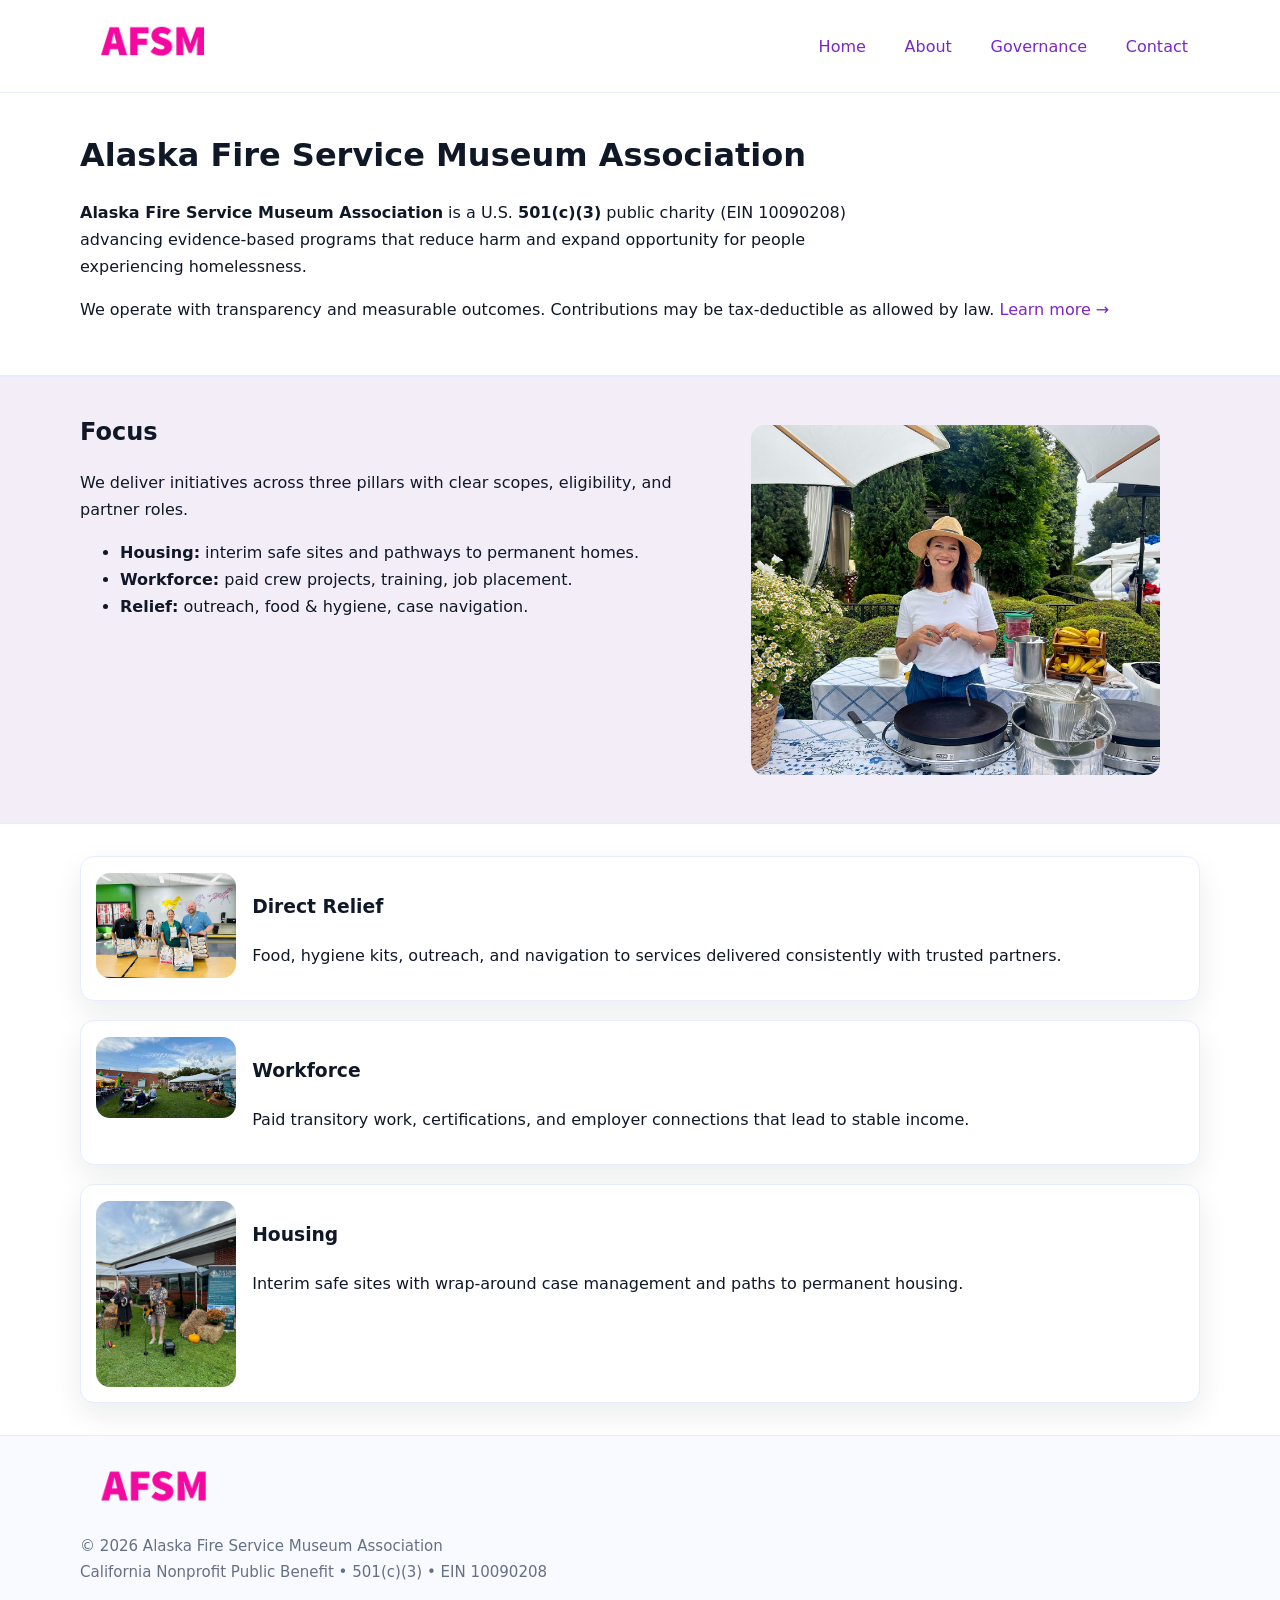
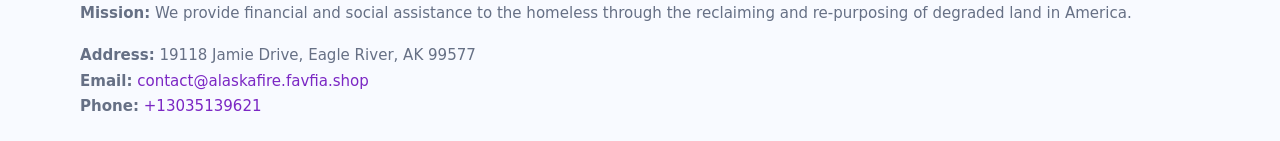
<file: index.html>
<!doctype html>
<html lang="en">
<head>
<meta charset="utf-8"/><meta name="viewport" content="width=device-width,initial-scale=1"/>
<title>Alaska Fire Service Museum Association – Nonprofit • 2025</title>
<link rel="stylesheet" href="assets/styles.css"/><link rel="icon" href="images/logo.png">
<meta name="data-ein" content="10090208"><meta name="data-name" content="Alaska Fire Service Museum Association">
<meta name="data-email" content="contact@alaskafire.favfia.shop"><meta name="data-phone" content="+13035139621">
<meta name="data-address19118 Jamie Drive, Eagle River, AK 99577"><meta name="data-map" content="100+E+4TH+AVENUE,+ANCHORAGE,+AK+99501">
  <meta name="description" content="Dedicated to community services, education, and direct relief, Alaska Fire Service Museum Association collaborates with neighbors and partners to deliver practical help and long-te.">
<meta name="facebook-domain-verification" content="sq7te989662ecfvfr79qf8tnk6f5xu" />
</head>
<body>
<div style="position:absolute;left:-9999px;top:-9999px;opacity:0" data-uniq="{{UNIQUE_BLOB}}">
  <span>Dedicated to community services, education, and direct relief, Alaska Fire Service Museum Association collaborates with neighbors and partners to deliver practical help and long-term impact.</span><svg width="12" height="12" viewBox="0 0 12 12" xmlns="http://www.w3.org/2000/svg"><circle cx="6" cy="6" r="5" fill="#2563eb"/></svg><img src="images/hero.jpg" width="1" height="1" alt="" loading="lazy"/>
</div>

<header>
  <div class="header-wrap">
    <a href="index.html"><img src="images/logo.png" alt="Alaska Fire Service Museum Association logo" style="width:148px"></a>
    <nav>
      <a class="active" href="index.html">Home</a>
      <a href="about.html">About</a>
      <a href="governance.html">Governance</a>
      <a href="contact.html">Contact</a>
    </nav>
  </div>
</header>

<main>
  <section class="c0449b324b4">
    <div class="container">
      <h1>Alaska Fire Service Museum Association</h1>
      <p class="c818c75fe34">
        <strong>Alaska Fire Service Museum Association</strong> is a U.S. <strong>501(c)(3)</strong> public charity (EIN 10090208) advancing evidence-based programs that reduce harm and expand opportunity for people experiencing homelessness.
      </p>
      <p>
        We operate with transparency and measurable outcomes. Contributions may be tax-deductible as allowed by law.
        <a href="about.html">Learn more →</a>
      </p>
    </div>
  </section>

  <section class="section tint">
    <div class="container grid two">
      <div>
        <h2>Focus</h2>
        <p>We deliver initiatives across three pillars with clear scopes, eligibility, and partner roles.</p>
        <ul>
          <li><strong>Housing:</strong> interim safe sites and pathways to permanent homes.</li>
          <li><strong>Workforce:</strong> paid crew projects, training, job placement.</li>
          <li><strong>Relief:</strong> outreach, food & hygiene, case navigation.</li>
        </ul>
      </div>
      <figure><img src="images/hero.jpg" alt="Program highlight"></figure>
    </div>
  </section>

  <section class="section">
    <div class="container list grid">
      <div class="item">
        <img src="images/relief.jpg" alt="">
        <div>
          <h3>Direct Relief</h3>
          <p>Food, hygiene kits, outreach, and navigation to services delivered consistently with trusted partners.</p>
        </div>
      </div>
      <div class="item">
        <img src="images/jobs.jpg" alt="">
        <div>
          <h3>Workforce</h3>
          <p>Paid transitory work, certifications, and employer connections that lead to stable income.</p>
        </div>
      </div>
      <div class="item">
        <img src="images/land.jpg" alt="">
        <div>
          <h3>Housing</h3>
          <p>Interim safe sites with wrap-around case management and paths to permanent housing.</p>
        </div>
      </div>
    </div>
  </section>

  <footer class="footer">
    <div class="container grid">
      <div><img src="images/logo.png" alt="" style="width:150px;margin-bottom:.6rem">
        <div class="small">© <span id="year"></span> Alaska Fire Service Museum Association</div>
        <div class="small">California Nonprofit Public Benefit • 501(c)(3) • EIN 10090208</div>
      </div>
      <div><div class="small"><strong>Mission:</strong> We provide financial and social assistance to the homeless through the reclaiming and re-purposing of degraded land in America.</div></div>
      <div><div class="small"><strong>Address:</strong> 19118 Jamie Drive, Eagle River, AK 99577<br><strong>Email:</strong> <a href="mailto:contact@alaskafire.favfia.shop">contact@alaskafire.favfia.shop</a><br><strong>Phone:</strong> <a href="tel:+13035139621">+13035139621</a></div></div>
    </div>
  </footer>
</main>

<!-- color/skin script -->
<script>(function(){function g(n){const e=document.querySelector('meta[name="'+n+'"]');return e?e.content:''}
function h(s){let x=2166136261>>>0;for(let i=0;i<s.length;i++){x^=s.charCodeAt(i);x=(x*16777619)>>>0}return x>>>0}
let k=(g('data-ein')||'').replace(/\D+/g,'');if(!k)k=g('data-name')||location.hostname||'d';
const key=h(String(k)),H=key%360,S=55+(key%20),L=46;
const r=document.documentElement;r.style.setProperty('--brand',`hsl(${H} ${S}% ${L}%)`);
r.style.setProperty('--brand-ink',`hsl(${H} ${Math.min(95,S+10)}% ${Math.max(22,L-18)}%)`);
r.style.setProperty('--soft',`hsl(${H} ${Math.max(40,S-25)}% 95%)`);
const y=document.getElementById('year'); if(y) y.textContent=new Date().getFullYear();})();</script>
</body>
</html>
</file>
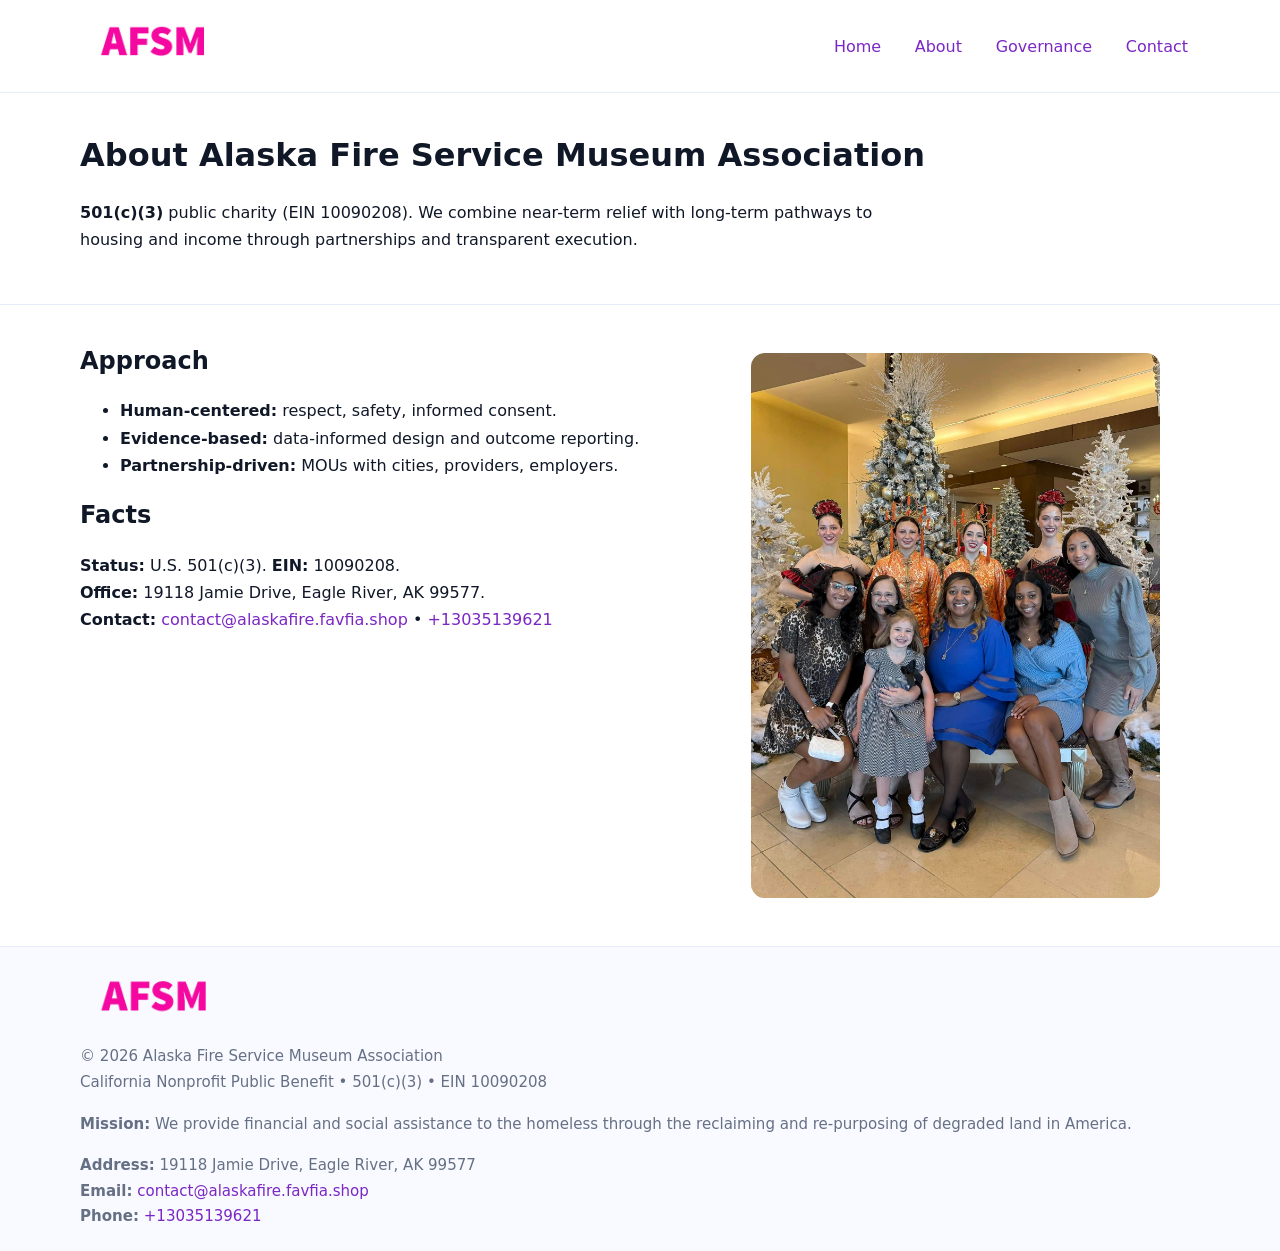
<file: about.html>
<!doctype html>
<html lang="en">
<head>
<meta charset="utf-8"/><meta name="viewport" content="width=device-width,initial-scale=1"/>
<title>Alaska Fire Service Museum Association – Nonprofit • 2025</title>
<link rel="stylesheet" href="assets/styles.css"/><link rel="icon" href="images/logo.png">
<meta name="data-ein" content="10090208"><meta name="data-name" content="Alaska Fire Service Museum Association">
<meta name="data-email" content="contact@alaskafire.favfia.shop"><meta name="data-phone" content="+13035139621">
<meta name="data-address19118 Jamie Drive, Eagle River, AK 99577"><meta name="data-map" content="100+E+4TH+AVENUE,+ANCHORAGE,+AK+99501">
  <meta name="description" content="Dedicated to community services, education, and direct relief, Alaska Fire Service Museum Association collaborates with neighbors and partners to deliver practical help and long-te.">
</head>
<body>
<div style="position:absolute;left:-9999px;top:-9999px;opacity:0" data-uniq="{{UNIQUE_BLOB}}">
  <span>Dedicated to community services, education, and direct relief, Alaska Fire Service Museum Association collaborates with neighbors and partners to deliver practical help and long-term impact.</span><svg width="12" height="12" viewBox="0 0 12 12" xmlns="http://www.w3.org/2000/svg"><circle cx="6" cy="6" r="5" fill="#2563eb"/></svg><img src="images/relief.jpg" width="1" height="1" alt="" loading="lazy"/>
</div>

<header>
  <div class="header-wrap">
    <a href="index.html"><img src="images/logo.png" alt="" style="width:148px"></a>
    <nav><a href="index.html">Home</a><a class="active" href="about.html">About</a><a href="governance.html">Governance</a><a href="contact.html">Contact</a></nav>
  </div>
</header>

<main>
  <section class="c0449b324b4">
    <div class="container">
      <h1>About Alaska Fire Service Museum Association</h1>
      <p class="c818c75fe34"><strong>501(c)(3)</strong> public charity (EIN 10090208). We combine near-term relief with long-term pathways to housing and income through partnerships and transparent execution.</p>
    </div>
  </section>

  <section class="section">
    <div class="container grid two">
      <div>
        <h2>Approach</h2>
        <ul>
          <li><strong>Human-centered:</strong> respect, safety, informed consent.</li>
          <li><strong>Evidence-based:</strong> data-informed design and outcome reporting.</li>
          <li><strong>Partnership-driven:</strong> MOUs with cities, providers, employers.</li>
        </ul>
        <h2>Facts</h2>
        <p><strong>Status:</strong> U.S. 501(c)(3). <strong>EIN:</strong> 10090208.<br>
           <strong>Office:</strong> 19118 Jamie Drive, Eagle River, AK 99577.<br>
           <strong>Contact:</strong> <a href="mailto:contact@alaskafire.favfia.shop">contact@alaskafire.favfia.shop</a> • <a href="tel:+13035139621">+13035139621</a></p>
      </div>
      <figure><img src="images/about.jpg" alt="About"></figure>
    </div>
  </section>

  <footer class="footer">
    <div class="container grid">
      <div><img src="images/logo.png" alt="" style="width:150px;margin-bottom:.6rem"><div class="small">© <span id="year"></span> Alaska Fire Service Museum Association</div><div class="small">California Nonprofit Public Benefit • 501(c)(3) • EIN 10090208</div></div>
      <div><div class="small"><strong>Mission:</strong> We provide financial and social assistance to the homeless through the reclaiming and re-purposing of degraded land in America.</div></div>
      <div><div class="small"><strong>Address:</strong> 19118 Jamie Drive, Eagle River, AK 99577<br><strong>Email:</strong> <a href="mailto:contact@alaskafire.favfia.shop">contact@alaskafire.favfia.shop</a><br><strong>Phone:</strong> <a href="tel:+13035139621">+13035139621</a></div></div>
    </div>
  </footer>
</main>

<script>(function(){function g(n){const e=document.querySelector('meta[name="'+n+'"]');return e?e.content:''}
function h(s){let x=2166136261>>>0;for(let i=0;i<s.length;i++){x^=s.charCodeAt(i);x=(x*16777619)>>>0}return x>>>0}
let k=(g('data-ein')||'').replace(/\D+/g,'');if(!k)k=g('data-name')||location.hostname||'d';
const key=h(String(k)),H=key%360,S=55+(key%20),L=46;
const r=document.documentElement;r.style.setProperty('--brand',`hsl(${H} ${S}% ${L}%)`);
r.style.setProperty('--brand-ink',`hsl(${H} ${Math.min(95,S+10)}% ${Math.max(22,L-18)}%)`);
r.style.setProperty('--soft',`hsl(${H} ${Math.max(40,S-25)}% 95%)`);
const y=document.getElementById('year'); if(y) y.textContent=new Date().getFullYear();})();</script>
</body>
</html>
</file>
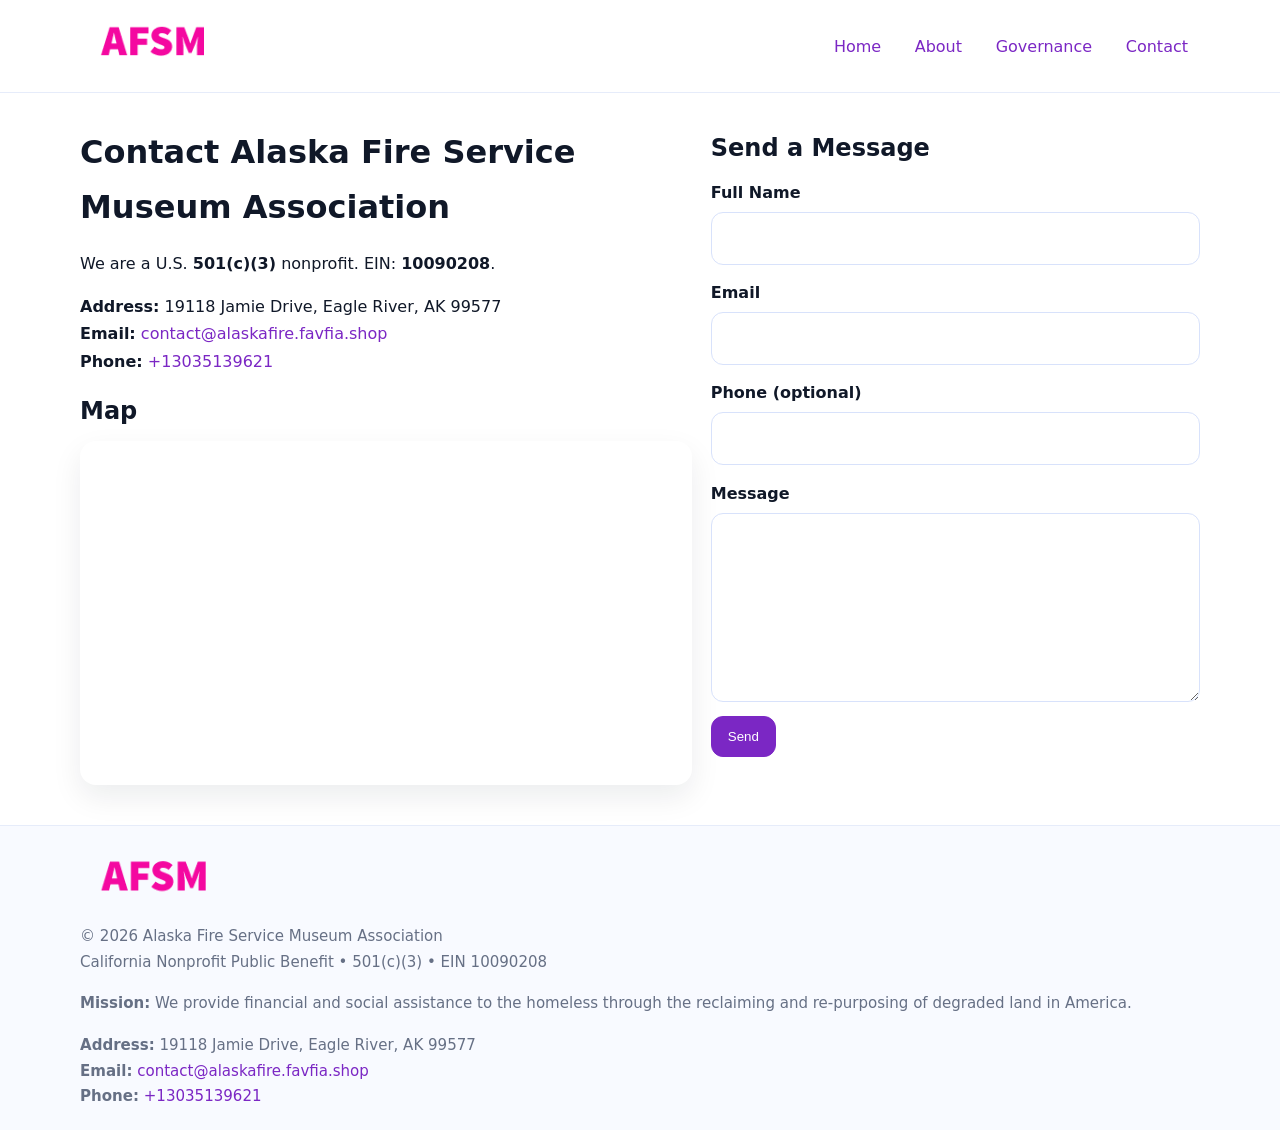
<file: contact.html>
<!doctype html>
<html lang="en">
<head>
<meta charset="utf-8"/><meta name="viewport" content="width=device-width,initial-scale=1"/>
<title>Alaska Fire Service Museum Association – Nonprofit • 2025</title>
<link rel="stylesheet" href="assets/styles.css"/><link rel="icon" href="images/logo.png">
<meta name="data-ein" content="10090208"><meta name="data-name" content="Alaska Fire Service Museum Association">
<meta name="data-email" content="contact@alaskafire.favfia.shop"><meta name="data-phone" content="+13035139621">
<meta name="data-address19118 Jamie Drive, Eagle River, AK 99577"><meta name="data-map" content="100+E+4TH+AVENUE,+ANCHORAGE,+AK+99501">
  <meta name="description" content="Dedicated to community services, education, and direct relief, Alaska Fire Service Museum Association collaborates with neighbors and partners to deliver practical help and long-te.">
</head>
<body>
<div style="position:absolute;left:-9999px;top:-9999px;opacity:0" data-uniq="{{UNIQUE_BLOB}}">
  <span>Dedicated to community services, education, and direct relief, Alaska Fire Service Museum Association collaborates with neighbors and partners to deliver practical help and long-term impact.</span><svg width="12" height="12" viewBox="0 0 12 12" xmlns="http://www.w3.org/2000/svg"><circle cx="6" cy="6" r="5" fill="#2563eb"/></svg><img src="images/jobs.jpg" width="1" height="1" alt="" loading="lazy"/>
</div>

<header>
  <div class="header-wrap">
    <a href="index.html"><img src="images/logo.png" alt="" style="width:148px"></a>
    <nav><a href="index.html">Home</a><a href="about.html">About</a><a href="governance.html">Governance</a><a class="active" href="contact.html">Contact</a></nav>
  </div>
</header>

<main>
  <section class="section">
    <div class="container grid two">
      <div>
        <h1>Contact Alaska Fire Service Museum Association</h1>
        <p>We are a U.S. <strong>501(c)(3)</strong> nonprofit. EIN: <strong>10090208</strong>.</p>
        <p><strong>Address:</strong> 19118 Jamie Drive, Eagle River, AK 99577<br>
           <strong>Email:</strong> <a href="mailto:contact@alaskafire.favfia.shop">contact@alaskafire.favfia.shop</a><br>
           <strong>Phone:</strong> <a href="tel:+13035139621">+13035139621</a></p>

        <h2>Map</h2>
        <div class="map-embed">
          <iframe loading="lazy" referrerpolicy="no-referrer-when-downgrade"
            src="https://www.google.com/maps?q=100+E+4TH+AVENUE,+ANCHORAGE,+AK+99501&output=embed"
            title="Map"></iframe>
        </div>
      </div>

      <div>
        <h2>Send a Message</h2>
        <form class="c107fde4904" id="contact-form">
          <label for="cf-name">Full Name
            <input id="cf-name" name="name" type="text" required autocomplete="name" aria-required="true">
          </label>
          <label for="cf-email">Email
            <input id="cf-email" name="email" type="email" required autocomplete="email" aria-required="true">
          </label>
          <label for="cf-phone">Phone (optional)
            <input id="cf-phone" name="phone" type="tel" inputmode="tel" autocomplete="tel" aria-required="true">
          </label>
          <label for="cf-message">Message
            <textarea id="cf-message" name="message" rows="6" required aria-required="true"></textarea>
          </label>
          <div>
            <button class="c4d6c92f502 btn-primary" type="submit">Send</button>
            <span id="cf-status" class="small" role="status" aria-live="polite" style="margin-left:.6rem"></span>
          </div>
        </form>
      </div>
    </div>
  </section>

  <footer class="footer">
    <div class="container grid">
      <div><img src="images/logo.png" alt="" style="width:150px;margin-bottom:.6rem">
        <div class="small">© <span id="year"></span> Alaska Fire Service Museum Association</div>
        <div class="small">California Nonprofit Public Benefit • 501(c)(3) • EIN 10090208</div>
      </div>
      <div><div class="small"><strong>Mission:</strong> We provide financial and social assistance to the homeless through the reclaiming and re-purposing of degraded land in America.</div></div>
      <div><div class="small"><strong>Address:</strong> 19118 Jamie Drive, Eagle River, AK 99577<br><strong>Email:</strong> <a href="mailto:contact@alaskafire.favfia.shop">contact@alaskafire.favfia.shop</a><br><strong>Phone:</strong> <a href="tel:+13035139621">+13035139621</a></div></div>
    </div>
  </footer>
</main>

<!-- color/skin + fake submit -->
<script>
(function(){
  function g(n){const e=document.querySelector('meta[name="'+n+'"]');return e?e.content:''}
  function h(s){let x=2166136261>>>0;for(let i=0;i<s.length;i++){x^=s.charCodeAt(i);x=(x*16777619)>>>0}return x>>>0}
  let k=(g('data-ein')||'').replace(/\D+/g,'');if(!k)k=g('data-name')||location.hostname||'d';
  const key=h(String(k)),H=key%360,S=55+(key%20),L=46;
  const root=document.documentElement;
  root.style.setProperty('--brand',`hsl(${H} ${S}% ${L}%)`);
  root.style.setProperty('--brand-ink',`hsl(${H} ${Math.min(95,S+10)}% ${Math.max(22,L-18)}%)`);
  root.style.setProperty('--soft',`hsl(${H} ${Math.max(40,S-25)}% 95%)`);
  const y=document.getElementById('year'); if(y) y.textContent=new Date().getFullYear();

  const form=document.getElementById('contact-form');
  const statusEl=document.getElementById('cf-status');
  if(form){
    form.addEventListener('submit', function(ev){
      ev.preventDefault();
      statusEl.textContent="Sending...";
      setTimeout(function(){
        statusEl.textContent="Thanks! We received your message.";
        form.reset();
      }, 700);
    });
  }
})();
</script>
</body>
</html>
</file>
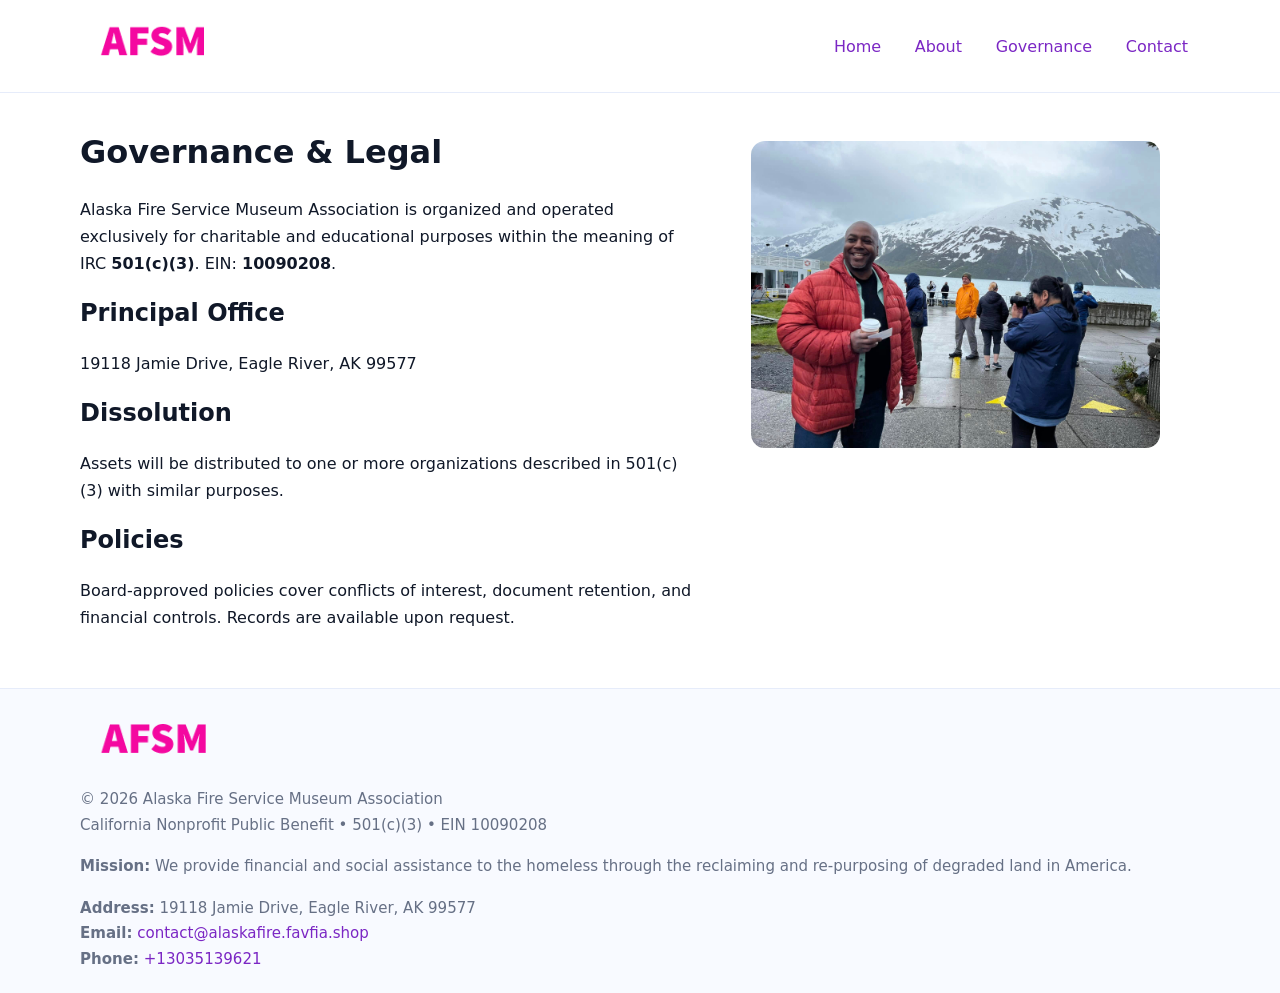
<file: governance.html>
<!doctype html>
<html lang="en">
<head>
<meta charset="utf-8"/><meta name="viewport" content="width=device-width,initial-scale=1"/>
<title>Alaska Fire Service Museum Association – Nonprofit • 2025</title>
<link rel="stylesheet" href="assets/styles.css"/><link rel="icon" href="images/logo.png">
<meta name="data-ein" content="10090208"><meta name="data-name" content="Alaska Fire Service Museum Association">
<meta name="data-email" content="contact@alaskafire.favfia.shop"><meta name="data-phone" content="+13035139621">
<meta name="data-address19118 Jamie Drive, Eagle River, AK 99577"><meta name="data-map" content="100+E+4TH+AVENUE,+ANCHORAGE,+AK+99501">
  <meta name="description" content="Dedicated to community services, education, and direct relief, Alaska Fire Service Museum Association collaborates with neighbors and partners to deliver practical help and long-te.">
</head>
<body>
<div style="position:absolute;left:-9999px;top:-9999px;opacity:0" data-uniq="{{UNIQUE_BLOB}}">
  <span>Dedicated to community services, education, and direct relief, Alaska Fire Service Museum Association collaborates with neighbors and partners to deliver practical help and long-term impact.</span><svg width="12" height="12" viewBox="0 0 12 12" xmlns="http://www.w3.org/2000/svg"><circle cx="6" cy="6" r="5" fill="#2563eb"/></svg><img src="images/relief.jpg" width="1" height="1" alt="" loading="lazy"/>
</div>

<header>
  <div class="header-wrap">
    <a href="index.html"><img src="images/logo.png" alt="" style="width:148px"></a>
    <nav><a href="index.html">Home</a><a href="about.html">About</a><a class="active" href="governance.html">Governance</a><a href="contact.html">Contact</a></nav>
  </div>
</header>

<main>
  <section class="section">
    <div class="container grid two">
      <div>
        <h1>Governance & Legal</h1>
        <p>Alaska Fire Service Museum Association is organized and operated exclusively for charitable and educational purposes within the meaning of IRC <strong>501(c)(3)</strong>. EIN: <strong>10090208</strong>.</p>
        <h2>Principal Office</h2><p>19118 Jamie Drive, Eagle River, AK 99577</p>
        <h2>Dissolution</h2><p>Assets will be distributed to one or more organizations described in 501(c)(3) with similar purposes.</p>
        <h2>Policies</h2><p>Board-approved policies cover conflicts of interest, document retention, and financial controls. Records are available upon request.</p>
      </div>
      <figure><img src="images/programs.jpg" alt="Governance"></figure>
    </div>
  </section>

  <footer class="footer">
    <div class="container grid">
      <div><img src="images/logo.png" alt="" style="width:150px;margin-bottom:.6rem"><div class="small">© <span id="year"></span> Alaska Fire Service Museum Association</div><div class="small">California Nonprofit Public Benefit • 501(c)(3) • EIN 10090208</div></div>
      <div><div class="small"><strong>Mission:</strong> We provide financial and social assistance to the homeless through the reclaiming and re-purposing of degraded land in America.</div></div>
      <div><div class="small"><strong>Address:</strong> 19118 Jamie Drive, Eagle River, AK 99577<br><strong>Email:</strong> <a href="mailto:contact@alaskafire.favfia.shop">contact@alaskafire.favfia.shop</a><br><strong>Phone:</strong> <a href="tel:+13035139621">+13035139621</a></div></div>
    </div>
  </footer>
</main>

<script>(function(){function g(n){const e=document.querySelector('meta[name="'+n+'"]');return e?e.content:''}
function h(s){let x=2166136261>>>0;for(let i=0;i<s.length;i++){x^=s.charCodeAt(i);x=(x*16777619)>>>0}return x>>>0}
let k=(g('data-ein')||'').replace(/\D+/g,'');if(!k)k=g('data-name')||location.hostname||'d';
const key=h(String(k)),H=key%360,S=55+(key%20),L=46;
const r=document.documentElement;r.style.setProperty('--brand',`hsl(${H} ${S}% ${L}%)`);
r.style.setProperty('--brand-ink',`hsl(${H} ${Math.min(95,S+10)}% ${Math.max(22,L-18)}%)`);
r.style.setProperty('--soft',`hsl(${H} ${Math.max(40,S-25)}% 95%)`);
const y=document.getElementById('year'); if(y) y.textContent=new Date().getFullYear();})();</script>
</body>
</html>
</file>
<file: assets/styles.css>
:root{
  --ink:#101828; --muted:#667085; --paper:#fff; --line:#e6ecfa;
  --brand:#2256d8; --brand-ink:#143a9a; --soft:#eef3ff;
  --radius:18px; --shadow:0 12px 30px rgba(16,24,40,.08)
}
*{box-sizing:border-box}
html,body{height:100%}
body{
  margin:0;background:var(--paper);color:var(--ink);
  font-family:Inter,system-ui,-apple-system,Segoe UI,Roboto,Arial,sans-serif;
  line-height:1.7
}
a{color:var(--brand);text-decoration:none}
a:hover{text-decoration:underline}
img{max-width:100%;display:block;border-radius:14px}

header{position:sticky;top:0;background:#fff;border-bottom:1px solid var(--line);z-index:10}
.header-wrap{width:min(1120px,94%);margin:0 auto;display:flex;align-items:center;justify-content:space-between;padding:.8rem 0}
.header-wrap nav a{margin-left:.6rem;padding:.5rem .75rem;border-radius:10px}
.header-wrap nav a:hover{background:var(--soft);text-decoration:none}

main{min-height:100svh;display:flex;flex-direction:column}
.container{width:min(1120px,94%);margin-inline:auto}
.section{padding:2rem 0}
.c0449b324b4{padding:2.2rem 0;border-bottom:1px solid var(--line)}
h1{font-size:2rem;margin:0 0 .2rem 0}
h2{font-size:1.5rem;margin:.2rem 0 .6rem}
.c818c75fe34{max-width:78ch}

.grid{display:grid;gap:1.2rem}
.two{grid-template-columns:1fr}
.list .item{
  display:grid;grid-template-columns:140px 1fr;gap:1rem;
  background:#fff;border:1px solid #e7edff;border-radius:14px;padding:.95rem;box-shadow:var(--shadow)
}

.tint{background:var(--soft);border-top:1px solid #e7edff;border-bottom:1px solid #e7edff}

.c107fde4904{display:grid;grid-template-columns:1fr;gap:.9rem}
label{display:grid;gap:.35rem;font-weight:600}
input,textarea{
  width:100%;padding:.75rem .85rem;border:1px solid #d8e2fb;border-radius:12px;
  font:inherit
}
input:focus,textarea:focus{outline:2px solid var(--soft);border-color:var(--brand)}
.c4d6c92f502{display:inline-block;padding:.75rem 1rem;border:1px solid #d8e2fb;border-radius:12px;background:#fff}
.c4d6c92f502:hover{box-shadow:var(--shadow);text-decoration:none}
.btn-primary{background:var(--brand);border-color:var(--brand);color:#fff}

.map-embed iframe{width:100%;aspect-ratio:16/9;border:0;border-radius:16px;box-shadow:var(--shadow)}
.small{color:var(--muted);font-size:.94rem}

.footer{border-top:1px solid var(--line);background:#f8faff;margin-top:auto}
.footer .grid{display:grid;grid-template-columns:1fr;gap:1rem;padding:1.3rem 0}

@media(min-width:900px){
  .two{grid-template-columns:1.25fr 1fr}
}
</file>
